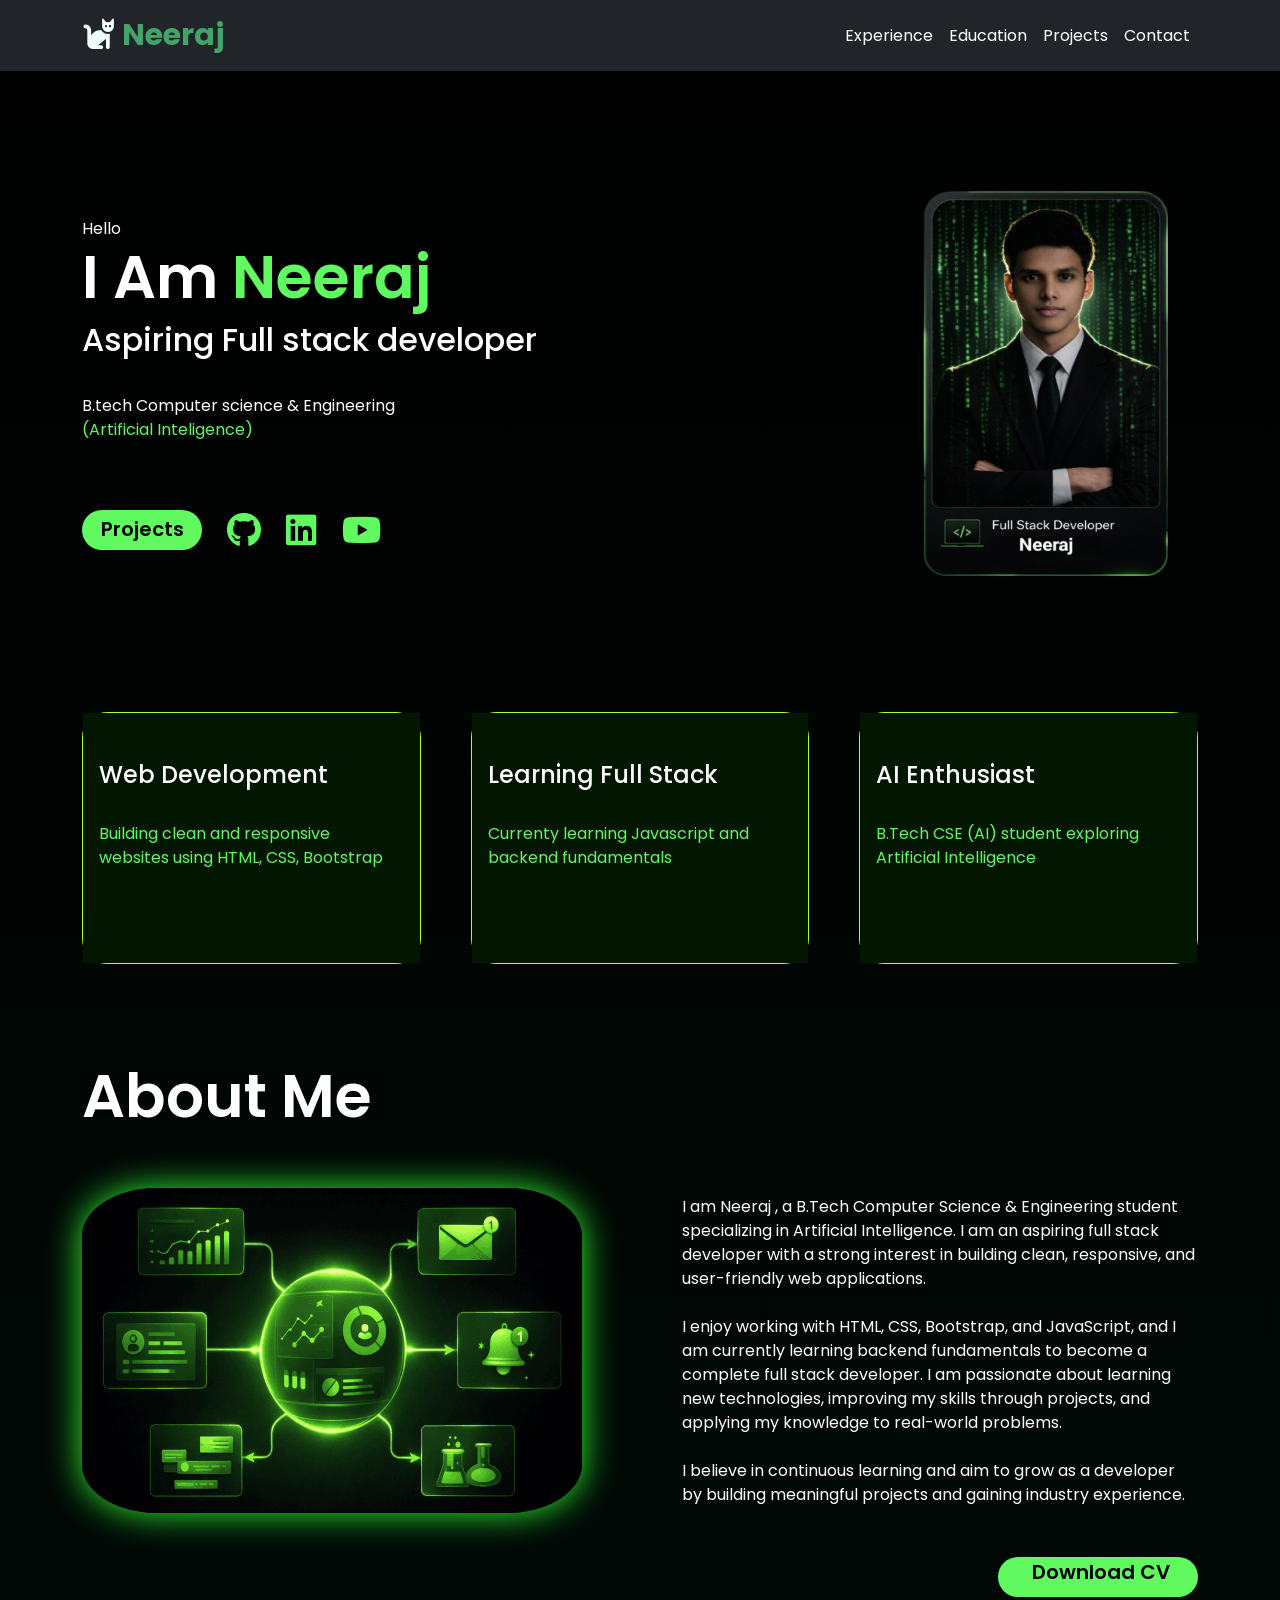
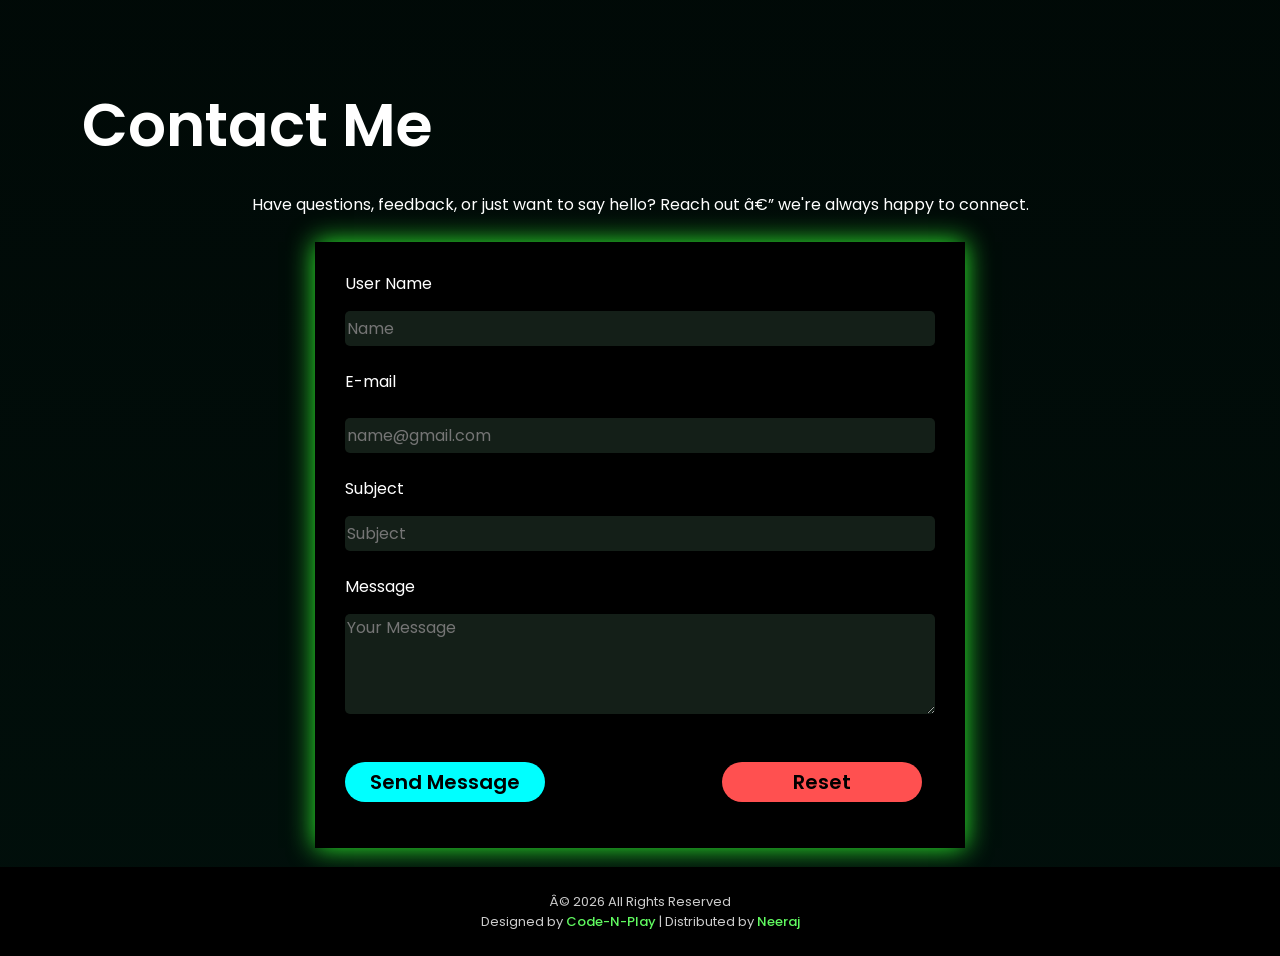
<file: index.html>
<html>

<head>
    <title>Neeraj</title>

    <!-- Bootstrap  -->
    <link href="https://cdn.jsdelivr.net/npm/bootstrap@5.3.8/dist/css/bootstrap.min.css" rel="stylesheet"
        integrity="sha384-sRIl4kxILFvY47J16cr9ZwB07vP4J8+LH7qKQnuqkuIAvNWLzeN8tE5YBujZqJLB" crossorigin="anonymous">

    <!-- FontAwesome -->
    <link rel="stylesheet" href="https://cdnjs.cloudflare.com/ajax/libs/font-awesome/6.5.1/css/all.min.css">

    <!-- Google Font -->
    <link rel="preconnect" href="https://fonts.googleapis.com">
    <link rel="preconnect" href="https://fonts.gstatic.com" crossorigin>
    <link
        href="https://fonts.googleapis.com/css2?family=Poppins:ital,wght@0,100;0,200;0,300;0,400;0,500;0,600;0,700;0,800;0,900;1,100;1,200;1,300;1,400;1,500;1,600;1,700;1,800;1,900&display=swap"
        rel="stylesheet">

    <link rel="stylesheet" href="https://cdn.hugeicons.com/font/hgi-stroke-rounded.css">
    <meta name="viewport" content="width=device-width, initial-scale=1.0">

    <style>
        body {
            width: 100%;
            min-height: 100%;
            font-family: "poppins";
            background:
                linear-gradient(180deg, #000, #010f0b),
                url("https://www.transparenttextures.com/patterns/noise.png");
            background-blend-mode: overlay;
            color: white;
        }

        .navbar-brand {
            font-size: 30px;
            color: rgb(67, 163, 104);
            font-weight: bold;
        }

        .hero {
            display: flex;
            align-items: center;
            justify-content: space-between;

        }

        .profileimage {

            border-radius: 5%;
            margin-right: 30px;


        }

        i {
            color: azure;
        }

        h1 {
            font-size: 60px;
            font-weight: 600;
        }

        p {
            margin: 0;
        }
        .branch{
            margin-top: 35px;
        }

        .bottons {
            display: flex;
            align-items: center;
            gap: 25px;
            margin-top: 20px;
        }

        .btn01 {
            text-align: center;
            text-decoration: none;
            padding: 4px;
            background-color: rgb(96, 250, 96);
            color: rgb(2, 2, 2);
            border: none;
            border-radius: 30px;
            width: 120px;
            height: 40px;
            font-size: 20px;
            font-weight: 600;
        }

        .btn01:hover {
            background-color: red;
            color: white;
            transform: translateY();
            box-shadow: 0 0 15px rgba(248, 3, 3, 1);
        }

        .btn02 i {

            font-size: 35px;
            color: rgb(96, 250, 96);
            border-radius: 100%;
        }

        .btn02:hover i {
            color: red;
            transform: translateY();
            box-shadow: 0 0 15px rgba(248, 3, 3, 1);
        }

        .cards {
            display: flex;
            justify-content: space-evenly;
            gap: 50px;
            flex-wrap: wrap;

        }

        .card {
            flex: 1;
            border-color: greenyellow;
            border-radius: 25px;
        }

        .card-title i {

            color: white;
        }

        .card-body {

            background-color: rgb(2, 22, 2);
            border: none;
            height: 250px;

        }

        .cards i {
            font-weight: 500;
            font-size: 35px;
            color: greenyellow;
            margin-left: 25px;
            margin-top: 15px;

        }

        .card-head {
            color: white;

        }

        .card-text {
            color: rgb(96, 250, 96)
        }

        .card:hover {
            transform: translateY(-18px);
            box-shadow: 0 0 25px rgb(47, 248, 47);
        }

        .About {
            display: flex;
            align-items: center;
            justify-content: space-between;
            gap: 100px;
        }

        .Aboutimage {
            border-radius: 15%;
            transform: translateY();
            box-shadow: 0 0 35px rgb(47, 248, 47);
        }
        .download_btn{
            width: 100%;
            height: 80px;
            display: flex;
            justify-content: right;
            align-items: center;
        }

        .Download {
            text-align: center;
            text-decoration: none;
            align-items: center;
            border: none;
            height: 40px;
            width: 200px;
            font-size: 20px;
            font-weight: 600;
            border-radius: 20px;
            color: black;
            background-color: rgb(96, 250, 96);
        }

        .Download i {
            margin-right: 5px;
            color: black;
            font-size: 20Px;
            font-weight: 700px;
        }

        .Download:hover {
            background-color: red;
            color: white;
            transform: translateY();
            box-shadow: 0 0 20px red;
        }

        .Download:hover i {
            color: white;
        }

        .form {
            margin-top: 30px;
            height: 500px;
            width: 100%;
            display: flex;
            justify-content: center;
            align-items: center;
        }

        .form-body {
            border: #000;
            background-color: #000;
            width: 650px;
            align-content: center;
            padding: 30px;
            box-shadow: 0 0 25px rgb(47, 248, 47);

        }

        input {
            background-color: #141f18;
            border: none;
            height: 35px;
            color: aquamarine;
            border-radius: 5px;
        }

        input:focus {
            background-color: #141f18;
            color: aquamarine;
            border-radius: 5px;
            border: none;
        }

        textarea {
            background-color: #141f18;
            color: aquamarine;
            border-radius: 5px;
            border: none;
        }
        .last_btn{
            display: flex;

        }

        .send {
            color: black;
            background-color: aqua;
            border: none;
            height: 40px;
            width: 200px;
            font-size: 20px;
            font-weight: 600;
            border-radius: 20px;

        }

        .reset {
            background-color: rgb(255, 80, 80);
            border: none;
            height: 40px;
            width: 200px;
            font-size: 20px;
            font-weight: 600;
            border-radius: 20px;
            color: black;
        }

        .para {
            text-align: center;
        }

        .footer-full {
            background: #000;
            padding: 25px 0;
            text-align: center;


            width: 100vw;
            position: relative;
            left: 50%;
            right: 50%;
            margin-left: -50vw;
            margin-right: -50vw;
        }

        .footer-full p {
            margin: 0;
            color: #ccc;
        }

        .footer-full span {
            color: rgb(96, 250, 96);
            font-weight: 500;
        }
    </style>
    <link rel="stylesheet" href="css/responsive.css">

</head>

<body>


    <!-- NavBar -->
    <nav class="navbar sticky-top navbar-expand-lg bg-dark " data-bs-theme="dark">
        <div class="container">
            <a class="navbar-brand" href="index.html"> <i class="fa-solid fa-cat"></i> Neeraj</a>
            <button class="navbar-toggler" type="button" data-bs-toggle="collapse"
                data-bs-target="#navbarSupportedContent" aria-controls="navbarSupportedContent" aria-expanded="false"
                aria-label="Toggle navigation">
                <span class="navbar-toggler-icon"></span>
            </button>
            <div class="collapse navbar-collapse" id="navbarSupportedContent">
                <ul class="navbar-nav ms-auto mb-2 mb-lg-0">
                    <li class="nav-item">
                        <a class="nav-link active" aria-current="page" href="experience.html">Experience</a>
                    </li>
                    <li class="nav-item">
                        <a class="nav-link active" aria-current="page" href="education_page.html">Education</a>
                    </li>
                    <li class="nav-item">
                        <a class="nav-link active" aria-current="page" href="projects.html">Projects</a>
                    </li>
                    <li class="nav-item">
                        <a class="nav-link active" aria-current="page" href="contact.html">Contact</a>
                    </li>


                </ul>

            </div>
        </div>
    </nav>


    <div class="container">

        <br><br><br><br><br>

        <div class="hero">
            <div class="herotext">
                <p>Hello</p>
                <h1> I Am<a style="color: rgb(96, 250, 96);"> Neeraj</a> </h1>
                <h2>Aspiring Full stack developer</h2>
                
                <p class="branch">B.tech Computer science & Engineering </p>
                <p style="color: rgb(96, 250, 96);">(Artificial Inteligence)</p>
                <br><br>
                <div class="bottons">
                    <a href="projects.html" class="btn01">Projects</a>
                    <!-- <button class="btn01" type="button" onclick="proects.html" >Projects</button> -->
                    <a href="https://github.com/Code-N-Play" class="btn02"><i class="fa-brands fa-github"></i></a>
                    <a href="https://www.linkedin.com/in/neeraj-kumar-6406b7332" class="btn02"><i
                            class="fa-brands fa-linkedin"></i></a>
                    <a href="https://www.youtube.com/@CodePlay-y8h5x" class="btn02"><i class="fa-brands fa-youtube"></i></i></a>
                </div>

            </div>
            <img src="imges/picture0.png" alt="me" class="profileimage" width="245" height="385">
        </div>

        <br><br><br><br>

        <section class="cards" style="margin-top: 40px;">

            <div class="card" style="width: 18rem;">
                <div class="card-body">
                    <h5 class="card-title"><i class="hgi hgi-stroke hgi-web-design-02"></i></h5><br>
                    <h4 class="card-head">Web Development</h4><br>
                    <p class="card-text">Building clean and responsive websites using HTML, CSS, Bootstrap</p>
                </div>
            </div>
            <div class="card" style="width: 18rem;">
                <div class="card-body">
                    <h5 class="card-title"> <i class="hgi hgi-stroke hgi-source-code-square"></i></h5><br>
                    <h4 class="card-head">Learning Full Stack</h4><br>
                    <p class="card-text">Currenty learning Javascript and backend fundamentals </p>
                </div>
            </div>
            <div class="card" style="width: 18rem;">
                <div class="card-body">
                    <h5 class="card-title"><i class="hgi hgi-stroke hgi-artificial-intelligence-04"></i></h5><br>
                    <h4 class="card-head">AI Enthusiast</h4><br>
                    <p class="card-text">B.Tech CSE (AI) student exploring Artificial Intelligence </p>
                </div>
            </div>
        </section>

        <br><br><br><br>

        <div>
            <h1 class="mai">About Me </h1>
            <br><br>
            <div class="About">

                <img src="imges/About.png" class="Aboutimage" height="325px" width="500px ">

                <div class="about_para">
                    <p>I am Neeraj , a B.Tech Computer Science & Engineering student specializing in Artificial
                        Intelligence. I am an aspiring full stack developer with a strong interest in building clean,
                        responsive, and user-friendly web applications.</p><br>
                    <p>I enjoy working with HTML, CSS, Bootstrap, and JavaScript, and I am currently learning backend
                        fundamentals to become a complete full stack developer. I am passionate about learning new
                        technologies, improving my skills through projects, and applying my knowledge to real-world
                        problems.</p><br>
                    <p>I believe in continuous learning and aim to grow as a developer by building meaningful projects
                        and gaining industry experience.</p>
                </div>
            </div>
            <br>
            <div class="download_btn">
                <a href="https://www.dropbox.com/scl/fi/5xi2zphfrjcxodaztfpzn/NEERAJ-new.pdf?rlkey=hj0oar29wc1orkumhqwzwhr30&st=8kqlm2kq&dl=1" class="Download"><i class="hgi hgi-stroke hgi-download-04"></i> Download CV</a>
            </div>
        </div>

        <br><br><br>


        <h1 class="mai">Contact Me </h1>
        <br>

        <p class="para">Have questions, feedback, or just want to say hello? Reach out — we're always happy to
            connect.</p>
        <br><br>

        <div class="form">
            <div class="form-body">
                <form>
                    <label style="margin-bottom: 15px;" class="name_lable">User Name</label><br>
                    <input type="text" placeholder="Name" required class="form-item" maxlength="30" style="width: 100%;"><br><br>
                    <label class="email_lable">E-mail</label><br><br>
                    <input type="email" placeholder="name@gmail.com" required class="form_email" maxlength="30" style="width: 100%;">
                    <br><br>
                    <label style="margin-bottom: 15px;">Subject</label><br>
                    <input type="text" placeholder="Subject" required class="form-item" style="width: 100%;">
                    <br><br>
                    <label style="margin-bottom: 15px;">Message</label><br>
                    <textarea placeholder="Your Message" required rows="4" style="width: 100%;"
                        class="form-item"></textarea>
                    <br><br><br>
                    <div class="last_btn">
                        <button type="submit" class="Send">Send Message</button>
                        <button type="reset" class="Reset" style="margin-left: 30%;">Reset</button>
                    </div>
                </form>
            </div>
        </div>

        <br><br><br>





        <footer class="footer-full">
            <p style="font-size: 13px;">
                © 2026 All Rights Reserved
            </p>
            <p style="font-size: 13px;">
                Designed by <span>Code-N-Play</span> | Distributed by <span>Neeraj</span>
            </p>
        </footer>

        <script src="https://cdn.jsdelivr.net/npm/bootstrap@5.3.8/dist/js/bootstrap.bundle.min.js"
            integrity="sha384-FKyoEForCGlyvwx9Hj09JcYn3nv7wiPVlz7YYwJrWVcXK/BmnVDxM+D2scQbITxI"
            crossorigin="anonymous"></script>


</body>

</html>
</file>
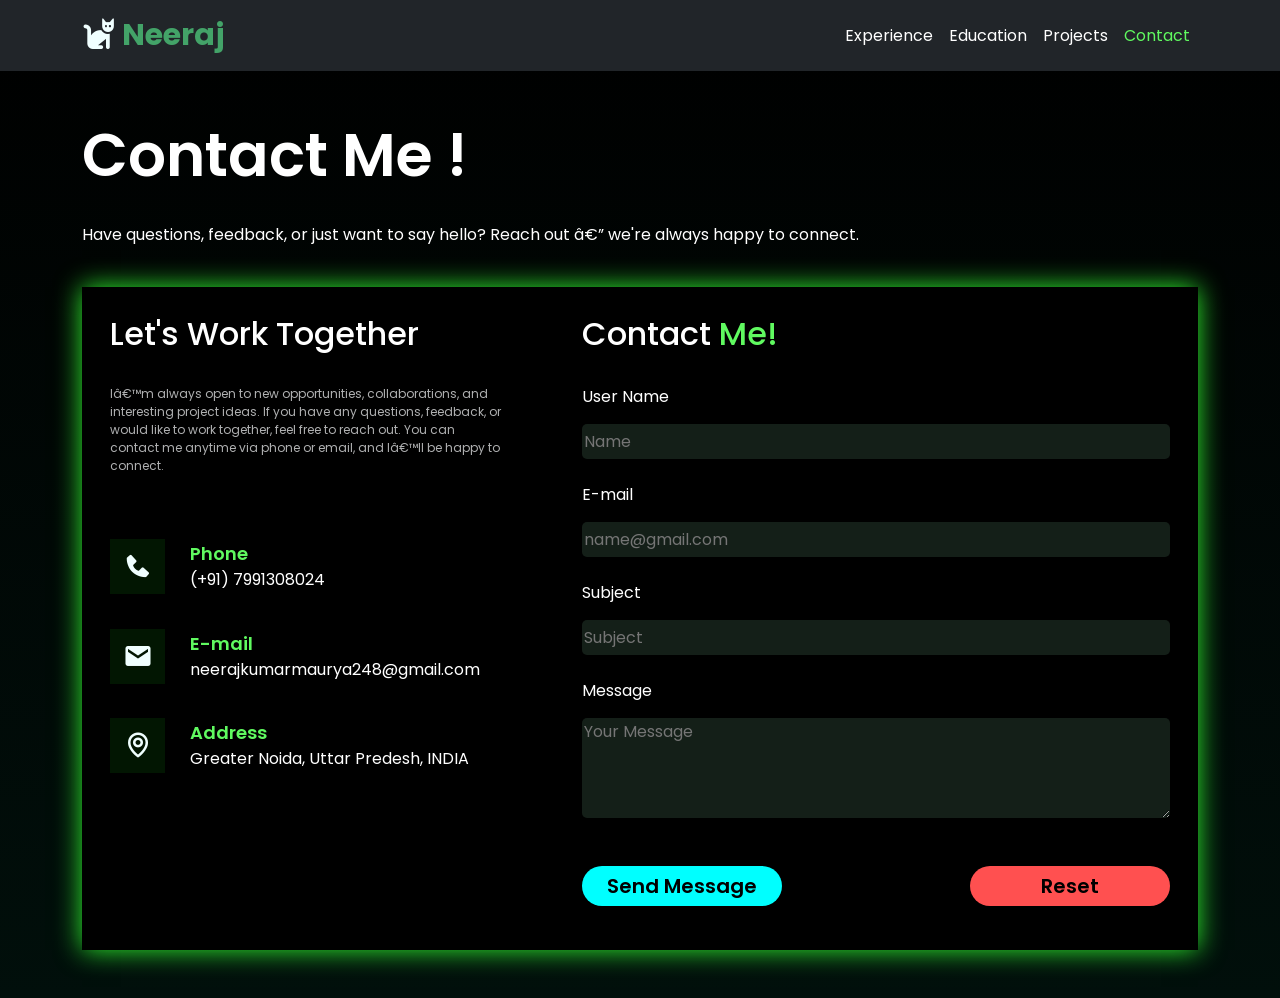
<file: contact.html>
<html>

<head>
    <title>Contact</title>

    <!-- Bootstrap  -->
    <link href="https://cdn.jsdelivr.net/npm/bootstrap@5.3.8/dist/css/bootstrap.min.css" rel="stylesheet"
        integrity="sha384-sRIl4kxILFvY47J16cr9ZwB07vP4J8+LH7qKQnuqkuIAvNWLzeN8tE5YBujZqJLB" crossorigin="anonymous">

    <!-- FontAwesome -->
    <link rel="stylesheet" href="https://cdnjs.cloudflare.com/ajax/libs/font-awesome/6.5.1/css/all.min.css">

    <!-- Google Font -->
    <link rel="preconnect" href="https://fonts.googleapis.com">
    <link rel="preconnect" href="https://fonts.gstatic.com" crossorigin>
    <link
        href="https://fonts.googleapis.com/css2?family=Poppins:ital,wght@0,100;0,200;0,300;0,400;0,500;0,600;0,700;0,800;0,900;1,100;1,200;1,300;1,400;1,500;1,600;1,700;1,800;1,900&display=swap"
        rel="stylesheet">

    <link rel="stylesheet" href="https://cdn.hugeicons.com/font/hgi-stroke-rounded.css">
    <link href="https://unpkg.com/boxicons@2.1.4/css/boxicons.min.css" rel="stylesheet">

    <meta name="viewport" content="width=device-width, initial-scale=1.0">

    <style>
        body {
            width: 100%;
            min-height: 100%;
            font-family: "poppins";
            background:
                linear-gradient(180deg, #000, #010f0b),
                url("https://www.transparenttextures.com/patterns/noise.png");
            background-blend-mode: overlay;
            color: white;
        }

        .navbar-brand {
            font-size: 30px;
            color: rgb(67, 163, 104);
            font-weight: bold;
        }
        i {
            color: azure;
        }

        h1 {
            font-size: 60px;
            font-weight: 600;
        }

        .details {
            display: flex;
            gap: 25px;
        }

        .icons {
            height: 55px;
            width: 55px;
            background-color: rgb(2, 22, 2);
            color: rgb(96, 250, 96);
            font-size: 30px;
            text-align: center;
            padding: 12px;
            /* border-radius: 100%; */

        }

        .data {
            line-height: 1.1;
        }

        .data_head {
            color: rgb(96, 250, 96);
            font-size: 18px;
            font-weight: 600;
            margin-bottom: 7px;
            margin-top: 5px;
        }

        .card_head {
            color: rgb(96, 250, 96);
            text-decoration: none;
        }

        .send {
            color: black;
            background-color: aqua;
            border: none;
            height: 40px;
            width: 200px;
            font-size: 20px;
            font-weight: 600;
            border-radius: 20px;

        }

        .reset {
            background-color: rgb(255, 80, 80);
            border: none;
            height: 40px;
            width: 200px;
            font-size: 20px;
            font-weight: 600;
            border-radius: 20px;
            color: black;
        }

        .left_para {
            color: rgb(175, 176, 177);
            font-size: 12px;
        }

      

        .maincard {
            display: flex;
            justify-content: center;
            background-color: black;
            padding: 28px;
            gap: 80px;
            box-shadow: 0 0 25px rgb(47, 248, 47);
        }

        .left_card {

            width: 40%;
        }

        .right_card {
            width: 60%;
        }

        input {
            background-color: #141f18;
            border: none;
            height: 35px;
            width: 100%;
            color: aquamarine;
            border-radius: 5px;
        }

        input:focus {
            background-color: #141f18;
            color: aquamarine;
            border-radius: 5px;
            border: none;
        }

        textarea {
            background-color: #141f18;
            color: aquamarine;
            border-radius: 5px;
            border: none;
        }
        .last_btn{
            display: flex;
            justify-content: space-between;
            align-items: center;
        }
        
        
    </style>
    <link rel="stylesheet" href="css/responsive_con.css">
</head>

<body>

    <!-- NavBar -->
    <nav class="navbar sticky-top navbar-expand-lg bg-dark " data-bs-theme="dark">
        <div class="container">
            <a class="navbar-brand" href="index.html"> <i class="fa-solid fa-cat"></i> Neeraj</a>
            <button class="navbar-toggler" type="button" data-bs-toggle="collapse"
                data-bs-target="#navbarSupportedContent" aria-controls="navbarSupportedContent" aria-expanded="false"
                aria-label="Toggle navigation">
                <span class="navbar-toggler-icon"></span>
            </button>
            <div class="collapse navbar-collapse" id="navbarSupportedContent">
                <ul class="navbar-nav ms-auto mb-2 mb-lg-0">
                    <li class="nav-item">
                        <a class="nav-link active" aria-current="page" href="experience.html">Experience</a>
                    </li>
                    <li class="nav-item">
                        <a class="nav-link active" aria-current="page" href="education_page.html">Education</a>
                    </li>
                    <li class="nav-item">
                        <a class="nav-link active" aria-current="page" href="projects.html">Projects</a>
                    </li>
                    <li class="nav-item">
                        <a class="nav-link active" aria-current="page" href="contact.html"
                            style="color:rgb(96, 250, 96);">Contact</a>
                    </li>


                </ul>

            </div>
        </div>
    </nav>

    <div class="container">

        <br><br>
        <h1 class="mai">Contact Me !</h1>
        <br>
        <p class="mai_para">Have questions, feedback, or just want to say hello? Reach out — we're always happy to
            connect.</p>
        <br>
        <section class="maincard">
            <div class="left_card">
                <h2 class="card_heading">Let's Work Together </h2><br>
                <p class="left_para">I’m always open to new opportunities, collaborations, and interesting project
                    ideas. If you have any
                    questions, feedback, or would like to work together, feel free to reach out. You can contact me
                    anytime via phone or email, and I’ll be happy to connect.</p>
                <br><br>
                <div class="details">
                    <section class="icons"> <i class='bx  bxs-phone'></i> </section>
                    <div class="data">
                        <p class="data_head">Phone</p>
                        <p>(+91) 7991308024</p>
                    </div>
                </div>
                <br>
                <div class="details">
                    <section class="icons"> <i class='bx bxs-envelope'></i> </section>
                    <div class="data">
                        <p class="data_head">E-mail</p>
                        <p>neerajkumarmaurya248@gmail.com</p>
                    </div>
                </div>
                <br>
                <div class="details">
                    <section class="icons"> <i class='bx  bx-map'></i> </section>
                    <div class="data">
                        <p class="data_head">Address</p>
                        <p>Greater Noida, Uttar Predesh, INDIA</p>
                    </div>
                </div>
            </div>
            <div class="right_card">
                <h2 class="card_heading"> Contact <a class="card_head">Me!</a></h2><br>
                <form class="timbaktwo">

                    <label style="margin-bottom: 15px;">User Name</label><br>
                    <input type="text" placeholder="Name" required class="form-item" maxlength="30" class="input_field" width="100%"><br><br>
                    <label style="margin-bottom: 15px;">E-mail</label><br>
                    <input type="email" placeholder="name@gmail.com" required class="form-mail" maxlength="80" width="100%"><br><br>
                    
                    <label style="margin-bottom: 15px;">Subject</label><br>
                    <input type="text" placeholder="Subject" required class="form-item" style="width: 100%;">
                    <br><br>
                    <label style="margin-bottom: 15px;">Message</label><br>
                    <textarea placeholder="Your Message" required rows="4" style="width: 100%;"
                        class="form-item"></textarea>
                    <br><br><br>
                    <div class="last_btn">
                        <button type="submit" class="Send">Send Message</button>
                        <button type="reset" class="Reset" style="margin-left: 30%;">Reset</button>
                    </div>

                </form>
            </div>
        </section>

        <br><br>
    </div>

    <script src="https://cdn.jsdelivr.net/npm/bootstrap@5.3.8/dist/js/bootstrap.bundle.min.js"
    integrity="sha384-FKyoEForCGlyvwx9Hj09JcYn3nv7wiPVlz7YYwJrWVcXK/BmnVDxM+D2scQbITxI"
    crossorigin="anonymous"></script>

</body>
</html>
</file>
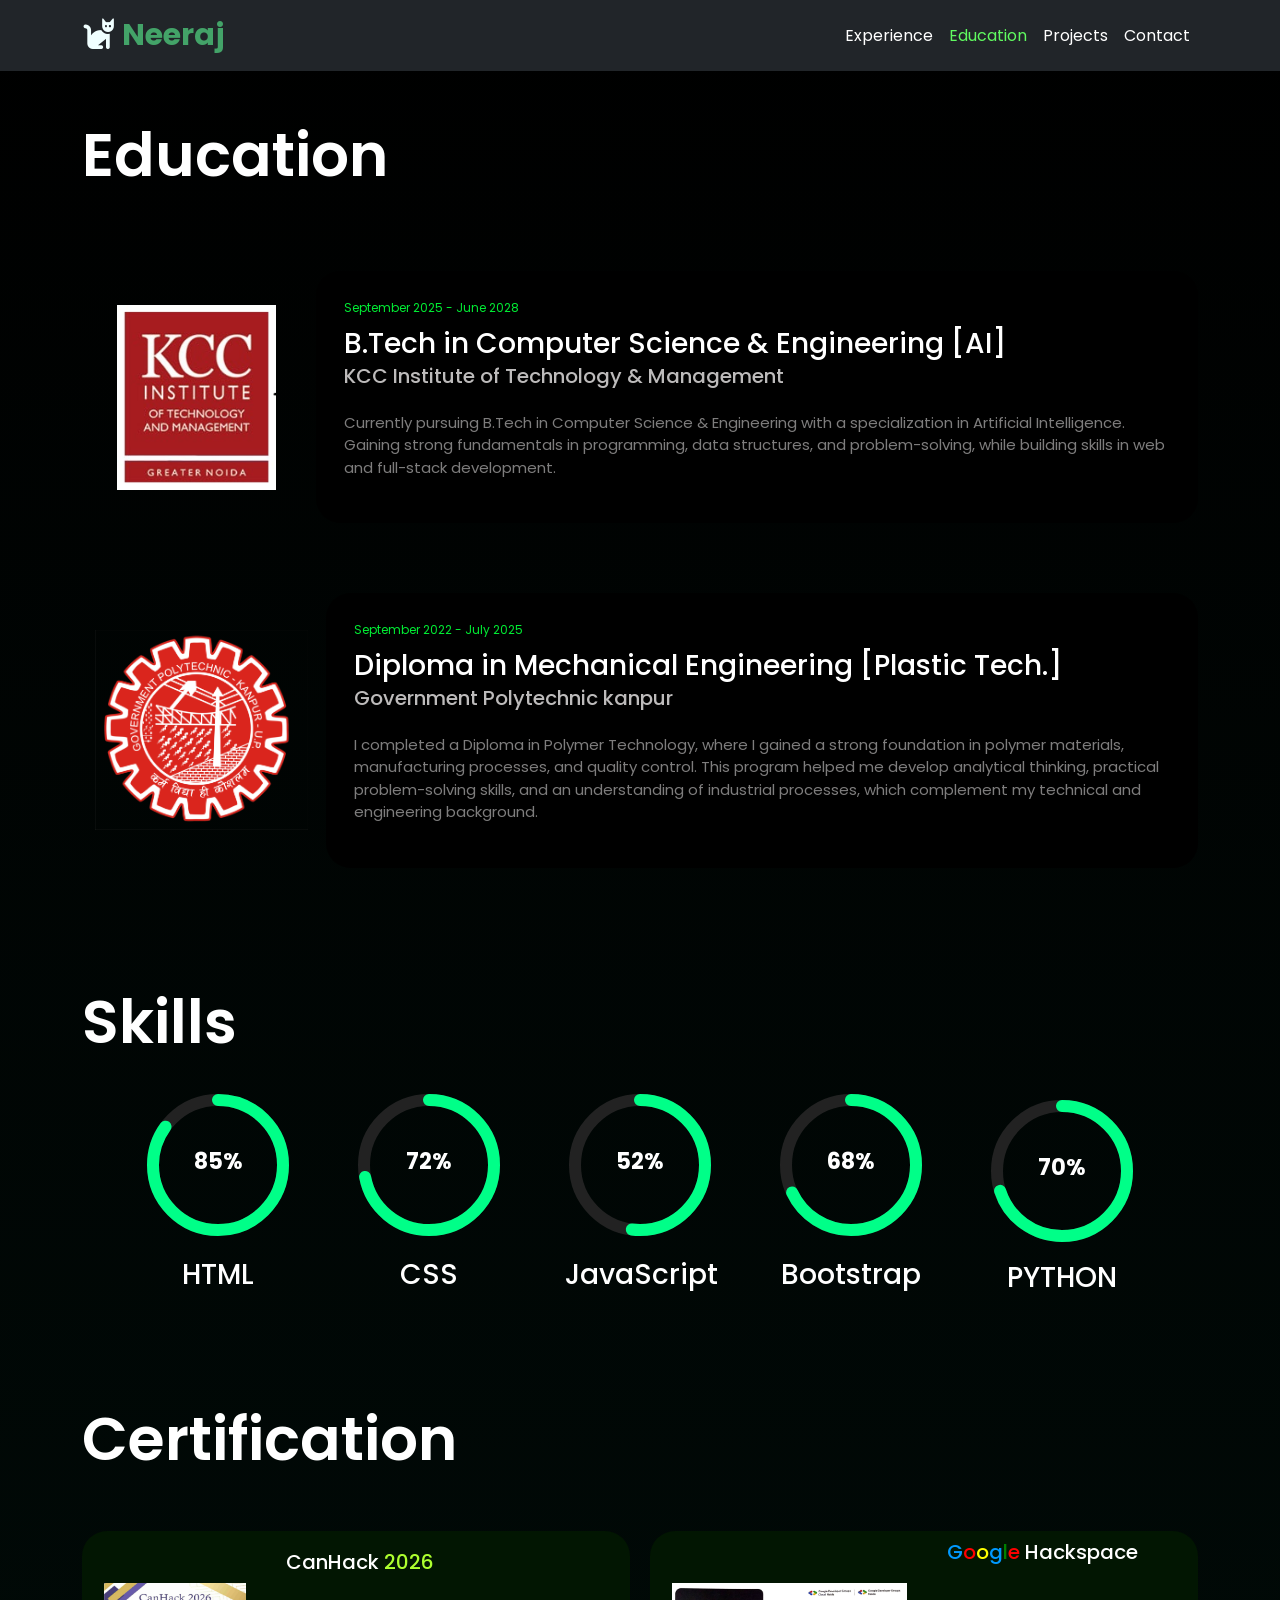
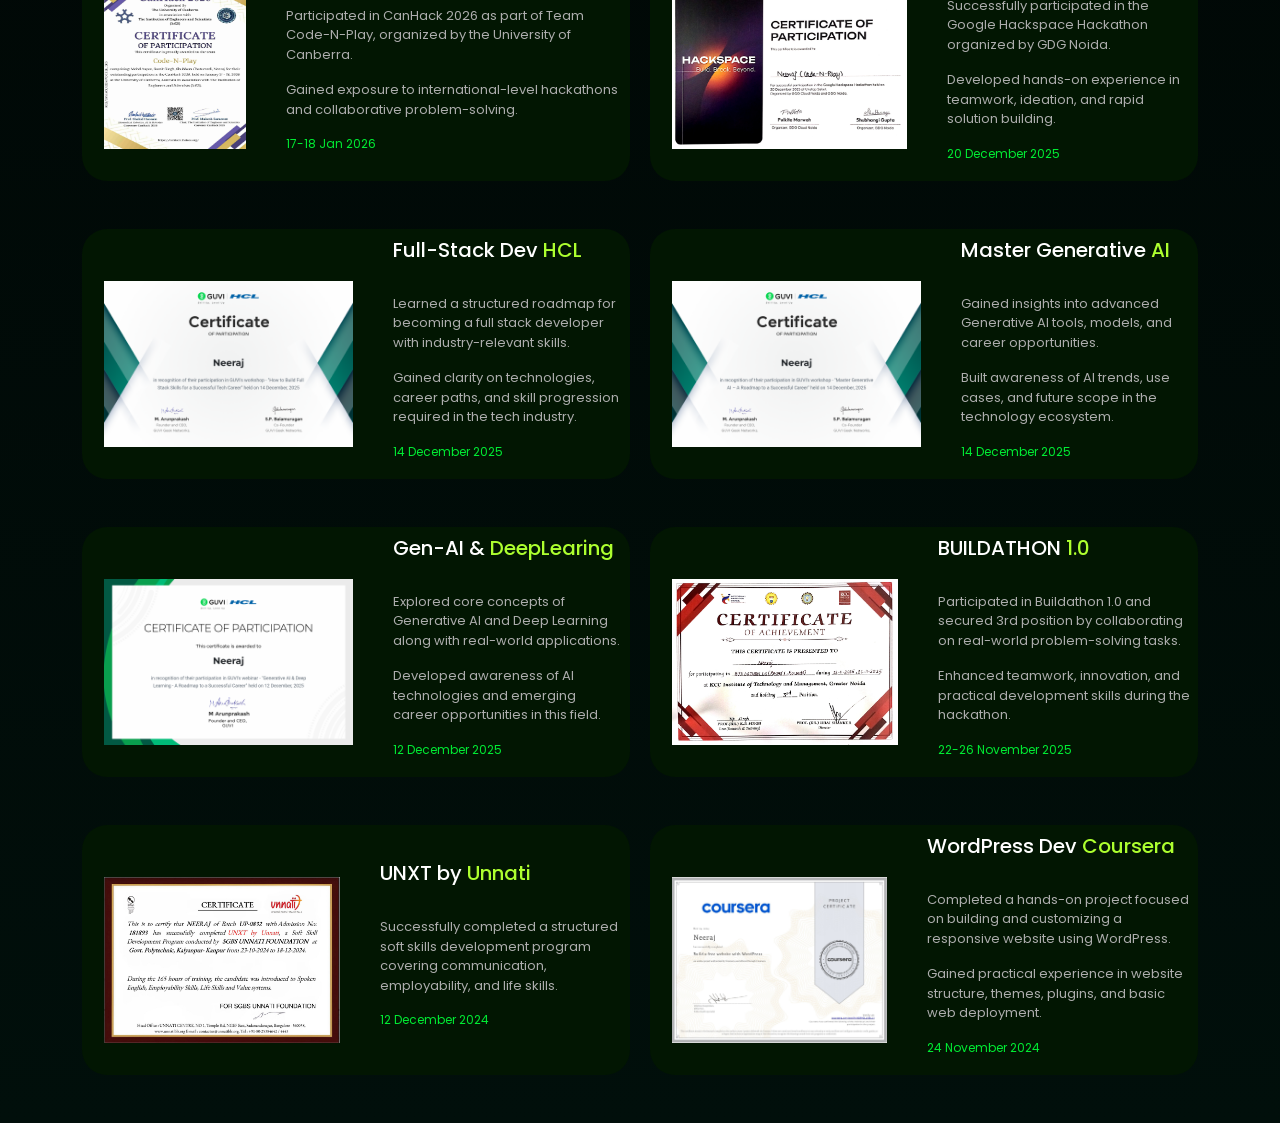
<file: education_page.html>
<html>

<head>
    <title>Education</title>

    <!-- Bootstrap  -->
    <link href="https://cdn.jsdelivr.net/npm/bootstrap@5.3.8/dist/css/bootstrap.min.css" rel="stylesheet"
        integrity="sha384-sRIl4kxILFvY47J16cr9ZwB07vP4J8+LH7qKQnuqkuIAvNWLzeN8tE5YBujZqJLB" crossorigin="anonymous">

    <!-- FontAwesome -->
    <link rel="stylesheet" href="https://cdnjs.cloudflare.com/ajax/libs/font-awesome/6.5.1/css/all.min.css">

    <!-- Google Font -->
    <link rel="preconnect" href="https://fonts.googleapis.com">
    <link rel="preconnect" href="https://fonts.gstatic.com" crossorigin>
    <link
        href="https://fonts.googleapis.com/css2?family=Poppins:ital,wght@0,100;0,200;0,300;0,400;0,500;0,600;0,700;0,800;0,900;1,100;1,200;1,300;1,400;1,500;1,600;1,700;1,800;1,900&display=swap"
        rel="stylesheet">

    <link rel="stylesheet" href="https://cdn.hugeicons.com/font/hgi-stroke-rounded.css">

    <link rel="stylesheet" href="css/edu.css">

    <meta name="viewport" content="width=device-width, initial-scale=1.0">

    <style>
        body {
            width: 100%;
            min-height: 100%;
            font-family: "poppins";
            background:
                linear-gradient(180deg, #000, #010f0b),
                url("https://www.transparenttextures.com/patterns/noise.png");
            background-blend-mode: overlay;
            color: white;
        }

        .navbar-brand {
            font-size: 30px;
            color: rgb(67, 163, 104);
            font-weight: bold;
            /* width: 100%; */
        }
        i {
            color: azure;
        }

        h1 {
            font-size: 60px;
            font-weight: 600;
        }

        .main-card {
            background-color: rgb(0, 0, 0);
            padding: 28px;
            border-radius: 25px;

        }

        .main-card2 {
            background-color: rgb(0, 0, 0);
            padding: 28px;
            border-radius: 25px;
            margin-left: -22px;


        }

        .Educard {
            display: flex;
            justify-content: space-around;
            align-items: center;
            gap: 40px;
            margin-bottom: 70px;
            transform: rotateY();
            /* box-shadow: 0 0 25px rgb(47, 248, 47); */
            border-radius: 15px;

        }

        .logo1 {
            height: 185px;
            width: 170px;
            margin-left: 35px;
        }

        .logo2 {
            height: 200px;
            width: 230px;
            margin-left: 13px;
        }

        .head {
            font-weight: 700px;
            color: white;
            margin-bottom: 10px;
        }



        .body {

            margin-top: 6px;
            line-height: 1.6;
            font-size: 25px;
            margin-bottom: 0;
        }

        .institute {
            font-size: 20px;
            color: rgb(189, 187, 187);
            margin-top: -5px;
            margin-bottom: 0;
        }

        .date {
            font-size: 12px;
            margin-bottom: 10px;
            color: rgb(0, 235, 51);
        }

        .edupara {
            font-size: 15px;
            color: rgb(126, 125, 125);
        }

        .skills {
            display: flex;
            flex-wrap: wrap;
            justify-content: space-evenly;
            align-items: center;
        }


        .certicard {
            height: 250px;
            width: 55%;
            background-color: rgb(2, 22, 2);
            border-radius: 25px;
            display: flex;
            justify-content: center;
            align-items: center;

        }

        .image {

            width: 300px;
            max-width: 301px;
            height: 190px;
            padding: 12px;
            margin: 10px;
            margin-top: 30px;
        }

        .head {
            padding: 8px;
            margin-left: 10px;
            margin-top: 10px;
        }

        .mainbody {
            margin-top: 0;
            font-size: 13px;
            color: rgb(173, 173, 173);
        }

        .cards {
            display: flex;
            align-items: center;
            justify-content: space-evenly;
            gap: 20px;
        }
        .certicard_image{
            width: 100%;
            height: 200px;
            justify-content: center;
            background-color: red;
        }
    </style>

    <link rel="stylesheet" href="css/responsive_edu.css">


</head>


<body>


    <!-- NavBar -->
    <nav class="navbar sticky-top navbar-expand-lg bg-dark " data-bs-theme="dark">
        <div class="container">
            <a class="navbar-brand" href="index.html"> <i class="fa-solid fa-cat"></i> Neeraj</a>
            <button class="navbar-toggler" type="button" data-bs-toggle="collapse"
                data-bs-target="#navbarSupportedContent" aria-controls="navbarSupportedContent" aria-expanded="false"
                aria-label="Toggle navigation">
                <span class="navbar-toggler-icon"></span>
            </button>
            <div class="collapse navbar-collapse" id="navbarSupportedContent">
                <ul class="navbar-nav ms-auto mb-2 mb-lg-0">
                    <li class="nav-item">
                        <a class="nav-link active" aria-current="page" href="experience.html">Experience</a>
                    </li>
                    <li class="nav-item">
                        <a class="nav-link active" aria-current="page" href="education_page.html"
                            style="color:rgb(96, 250, 96);">Education</a>
                    </li>
                    <li class="nav-item">
                        <a class="nav-link active" aria-current="page" href="projects.html">Projects</a>
                    </li>
                    <li class="nav-item">
                        <a class="nav-link active" aria-current="page" href="contact.html">Contact</a>
                    </li>


                </ul>

            </div>
        </div>
    </nav>

    <div class="Container">
        <br><br>
        <h1 class="mai">Education</h1>
        <br><br><br>

        <div class="Educard">
            <img src="imges/KCC.jpg" alt="KCC Institute of Technology & Management" class="logo1">
            <section class="main-card">
                <p class="date">September 2025 - June 2028</p>
                <h3 class="course">B.Tech in Computer Science & Engineering [AI]</h3>
                <h5 class="institute">KCC Institute of Technology & Management</h5>
                <br>
                <p class="edupara">Currently pursuing B.Tech in Computer Science & Engineering with a specialization in
                    Artificial Intelligence. Gaining strong fundamentals in programming, data structures, and
                    problem-solving, while building skills in web and full-stack development.</p>

            </section>


        </div>
        <div class="Educard">
            <img src="imges/GPK.png" alt="Government Polytechnic kanpur " class="logo2">
            <section class="main-card2">
                <p class="date">September 2022 - July 2025</p>
                <h3 class="course">Diploma in Mechanical Engineering [Plastic Tech.]</h3>
                <h5 class="institute">Government Polytechnic kanpur</h5>
                <br>

                <p class="edupara">I completed a Diploma in Polymer Technology, where I gained a strong foundation in
                    polymer materials, manufacturing processes, and quality control. This program helped me develop
                    analytical thinking, practical problem-solving skills, and an understanding of industrial processes,
                    which complement my technical and engineering background.</p>

            </section>
        </div>

        <br><br>
        <h1 class="mai">Skills</h1>
        <br>



        <div class="Skills">

            <div class="skill">
                <svg width="150" height="150">
                    <circle cx="75" cy="75" r="65" class="bg" />
                    <circle cx="75" cy="75" r="65" class="progress" style="--percent:85" />
                </svg>
                <span>85%</span>
                <br>
                <h3 style="margin-top: 18px; margin-bottom: 40px;">HTML</h3>
            </div>
            <div class="skill">
                <svg width="150" height="150">
                    <circle cx="75" cy="75" r="65" class="bg" />
                    <circle cx="75" cy="75" r="65" class="progress" style="--percent:72" />
                </svg>
                <span>72%</span>
                <br>
                <h3 style="margin-top: 18px; margin-bottom: 40px;">CSS</h3>
            </div>

            <div class="skill">
                <svg width="150" height="150">
                    <circle cx="75" cy="75" r="65" class="bg" />
                    <circle cx="75" cy="75" r="65" class="progress" style="--percent:52" />
                </svg>
                <span>52%</span>
                <br>
                <h3 style="margin-top: 18px; margin-bottom: 40px;">JavaScript</h3>
            </div>
            <div class="skill">
                <svg width="150" height="150">
                    <circle cx="75" cy="75" r="65" class="bg" />
                    <circle cx="75" cy="75" r="65" class="progress" style="--percent:68" />
                </svg>
                <span>68%</span>
                <br>
                <h3 style="margin-top: 18px; margin-bottom: 40px;">Bootstrap</h3>
            </div>

            <div class="skill">
                <svg width="150" height="150">
                    <circle cx="75" cy="75" r="65" class="bg" />
                    <circle cx="75" cy="75" r="65" class="progress" style="--percent:70" />
                </svg>
                <span>70%</span>
                <br>
                <h3 style="margin-top: 15px; margin-bottom: 30px;">PYTHON</h3>
            </div>

        </div>

        <br><br><br>
        <h1 class="mai">Certification</h1>
        <br><br>


        <div class="cards">
            <section class="certicard">
                <img src="imges/CanHack.jpg" alt="CanHack" class="image">
                <div class="head">
                    <h5 class="name">CanHack <a style="color: greenyellow;"> 2026</a></h5><br>
                    <p class="mainbody">Participated in CanHack 2026 as part of Team Code-N-Play, organized by the
                        University of Canberra.</p>
                    <p class="mainbody">Gained exposure to international-level hackathons and collaborative
                        problem-solving.</p>
                    <p class="date">17-18 Jan 2026</p>
                </div>
            </section>

            <section class="certicard">
                <img src="imges/1769095426408.jpg.jpeg" alt="Buildathon1" class="image">
                <div class="head">
                    <h5 class="name"><a style="color: rgb(0, 153, 255);"> G</a><a style="color: RED;">o</a><a
                            style="color: yellow;">o</a><a style="color: rgb(0, 153, 255);">g</a><a
                            style="color: green;">l</a><a style="color: red; ">e</a> Hackspace </h5><br>
                    <p class="mainbody">Successfully participated in the Google Hackspace Hackathon organized by GDG
                        Noida.</p>
                    <p class="mainbody">Developed hands-on experience in teamwork, ideation, and rapid solution
                        building.</p>
                    <p class="date">20 December 2025</p>
                </div>
            </section>
        </div><br><br>

        <div class="cards">
            <section class="certicard">
                <img src="imges/Full Stack Dev Workshop by HCL.png" alt="Buildathon1" class="image">
                <div class="head">
                    <h5 class="name">Full-Stack Dev <a style="color: greenyellow;"> HCL</a></h5><br>
                    <p class="mainbody">Learned a structured roadmap for becoming a full stack developer with
                        industry-relevant skills.</p>
                    <p class="mainbody">Gained clarity on technologies, career paths, and skill progression required in
                        the tech industry.</p>
                    <p class="date">14 December 2025</p>
                </div>
            </section>

            <section class="certicard">
                <img src="imges/Master Gen-AI Workshop by HCL.png" alt="Buildathon1" class="image">
                <div class="head">
                    <h5 class="name">Master Generative <a style="color: greenyellow;">AI </a></h5><br>
                    <p class="mainbody">Gained insights into advanced Generative AI tools, models, and career
                        opportunities.</p>
                    <p class="mainbody">Built awareness of AI trends, use cases, and future scope in the technology
                        ecosystem.</p>
                    <p class="date">14 December 2025</p>
                </div>
            </section>
        </div><br><br>

        <div class="cards">

            <section class="certicard">
                <img src="imges/HCL GUVI Gen-AI Certification.png" alt="Buildathon1" class="image">
                <div class="head">
                    <h5 class="name">Gen-AI & <a style="color: greenyellow;"> DeepLearing</a></h5><br>
                    <p class="mainbody">Explored core concepts of Generative AI and Deep Learning along with real-world
                        applications.</p>
                    <p class="mainbody">Developed awareness of AI technologies and emerging career opportunities in this
                        field.</p>
                    <p class="date">12 December 2025</p>
                </div>
            </section>
            <section class="certicard">
                <img src="imges/1769095408446.jpg.jpeg" alt="Buildathon1" class="image">
                <div class="head">
                    <h5 class="name">BUILDATHON <a style="color: greenyellow;"> 1.0</a></h5><br>
                    <p class="mainbody">Participated in Buildathon 1.0 and secured 3rd position by collaborating on
                        real-world problem-solving tasks.</p>
                    <p class="mainbody">Enhanced teamwork, innovation, and practical development skills during the
                        hackathon.</p>
                    <p class="date">22-26 November 2025</p>
                </div>
            </section>
        </div><br><br>
        <div class="cards">

            <section class="certicard">
                <img src="imges/Unnati Softskill Certification _1.jpg.jpeg" alt="Buildathon1" class="image">
                <div class="head">
                    <h5 class="name">UNXT by <a style="color: greenyellow;">Unnati </a></h5><br>
                    <p class="mainbody">Successfully completed a structured soft skills development program covering
                        communication, employability, and life skills.</p>
                    <!-- <p class="mainbody">Improved professional behavior, spoken English through practical training.</p> -->
                    <p class="date">12 December 2024</p>
                </div>
            </section>
            <section class="certicard">
                <img src="imges/Wordpress Certificate_1.jpg.jpeg" alt="Buildathon1" class="image">
                <div class="head">
                    <h5 class="name">WordPress Dev <a style="color: greenyellow;"> Coursera</a></h5><br>
                    <p class="mainbody">Completed a hands-on project focused on building and customizing a responsive
                        website using WordPress.</p>
                    <p class="mainbody">Gained practical experience in website structure, themes, plugins, and basic web
                        deployment.</p>
                    <p class="date">24 November 2024</p>
                </div>
            </section>
        </div><br><br>

    </div>

    <script src="https://cdn.jsdelivr.net/npm/bootstrap@5.3.8/dist/js/bootstrap.bundle.min.js"
    integrity="sha384-FKyoEForCGlyvwx9Hj09JcYn3nv7wiPVlz7YYwJrWVcXK/BmnVDxM+D2scQbITxI"
    crossorigin="anonymous"></script>

</body>


</html>
</file>
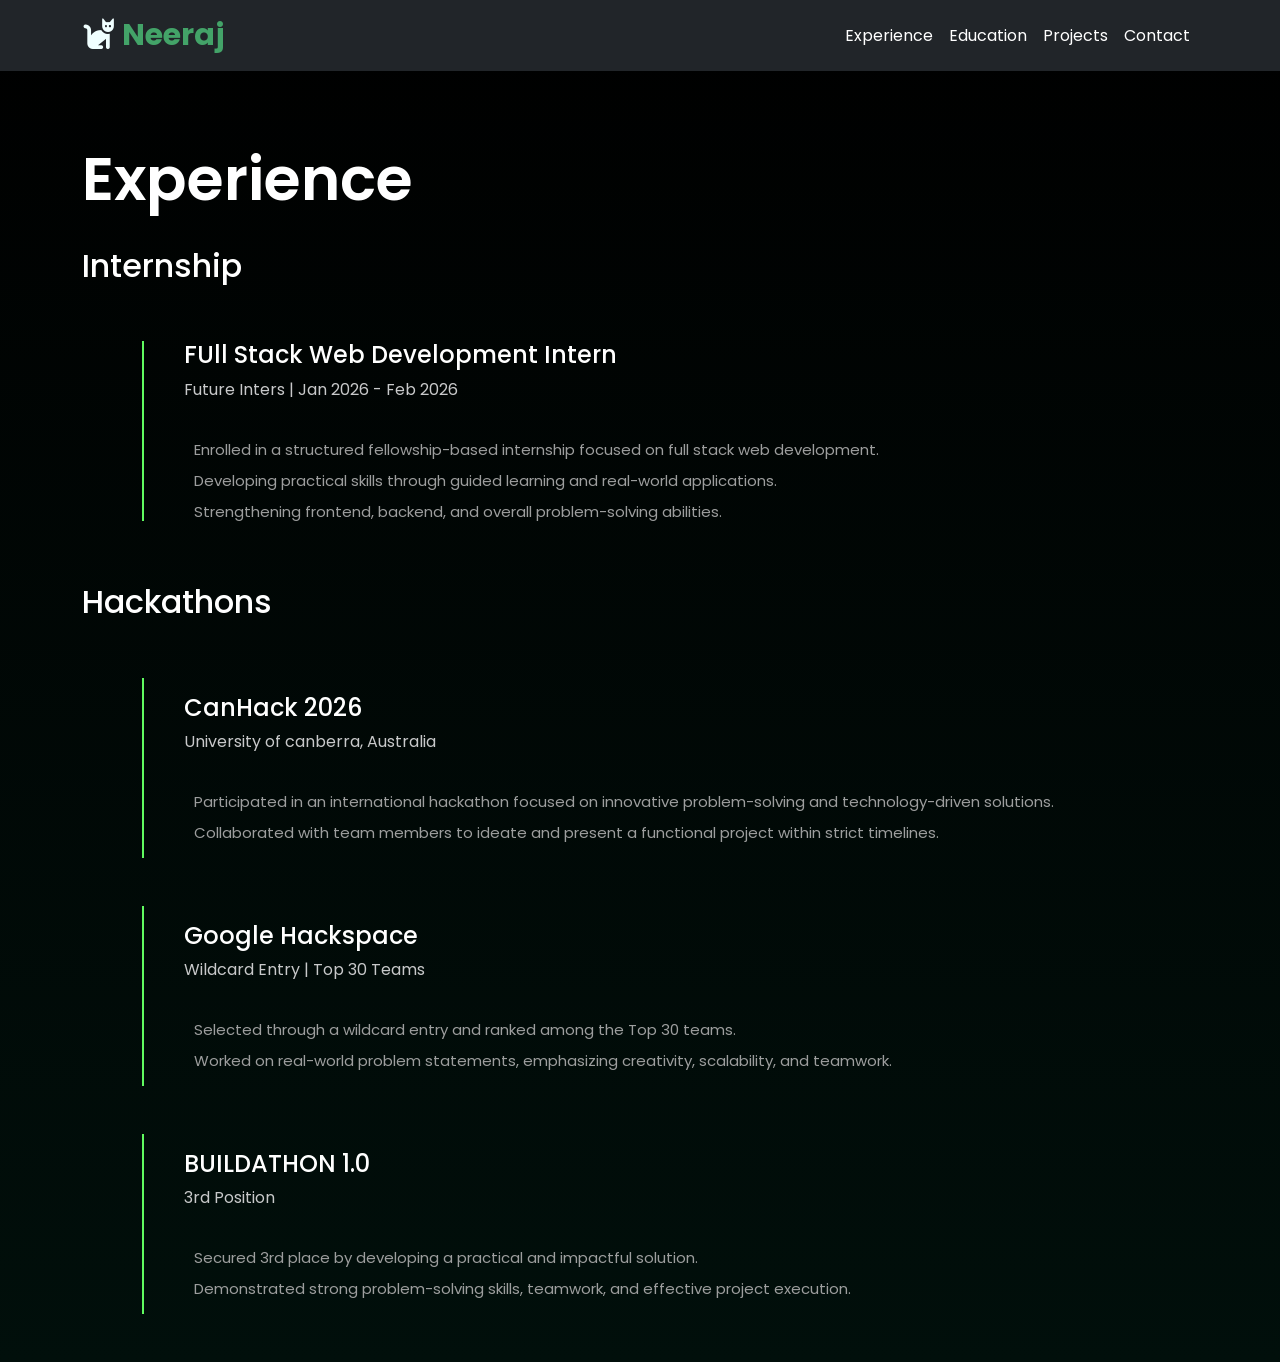
<file: experience.html>
<html>

<head>
    <title>
        Experience
    </title>


    <!-- Bootstrap  -->
    <link href="https://cdn.jsdelivr.net/npm/bootstrap@5.3.8/dist/css/bootstrap.min.css" rel="stylesheet"
        integrity="sha384-sRIl4kxILFvY47J16cr9ZwB07vP4J8+LH7qKQnuqkuIAvNWLzeN8tE5YBujZqJLB" crossorigin="anonymous">

    <!-- FontAwesome -->
    <link rel="stylesheet" href="https://cdnjs.cloudflare.com/ajax/libs/font-awesome/6.5.1/css/all.min.css">

    <!-- Google Font -->
    <link rel="preconnect" href="https://fonts.googleapis.com">
    <link rel="preconnect" href="https://fonts.gstatic.com" crossorigin>
    <link
        href="https://fonts.googleapis.com/css2?family=Poppins:ital,wght@0,100;0,200;0,300;0,400;0,500;0,600;0,700;0,800;0,900;1,100;1,200;1,300;1,400;1,500;1,600;1,700;1,800;1,900&display=swap"
        rel="stylesheet">

    <link rel="stylesheet" href="https://cdn.hugeicons.com/font/hgi-stroke-rounded.css">
    <meta name="viewport" content="width=device-width, initial-scale=1.0">

    <style>
        body {
            width: 100%;
            min-height: 100%;
            font-family: "poppins";
            background:
                linear-gradient(180deg, #000, #010f0b),
                url("https://www.transparenttextures.com/patterns/noise.png");
            background-blend-mode: overlay;
            color: white;
        }

        .navbar-brand {
            font-size: 30px;
            color: rgb(67, 163, 104);
            font-weight: bold;
        }
        i {
            color: azure;
        }
        h1 {
            font-size: 60px;
            font-weight: 600;
        }
        .internship{
            margin-left: 60px;
            display: flex;
            justify-content: flex-start;
            gap: 40px;
          
        }
        .bar{
            background-color: rgb(96, 250, 96);
            width: 2px;
            height: 180px;
        }
        .subtitle{
            color: rgb(200, 201, 202)
        }
        .para-body{
            color: rgb(157, 158, 158);
        }
        .para{
            display: flex;
            align-items: inherit;
            gap: 10px;
            margin-top: 0px;
            margin-bottom: 0px;
            line-height: 1;
            font-size: 15px ;
        }
        .main2{
            margin-top: 16px ;
        }
    </style>
    <link rel="stylesheet" href="css/responsive_exp.css">


</head>

<body>

    <!-- NavBar -->
    <nav class="navbar sticky-top navbar-expand-lg bg-dark " data-bs-theme="dark">
        <div class="container">
            <a class="navbar-brand" href="index.html"> <i class="fa-solid fa-cat"></i> Neeraj</a>
            <button class="navbar-toggler" type="button" data-bs-toggle="collapse"
                data-bs-target="#navbarSupportedContent" aria-controls="navbarSupportedContent" aria-expanded="false"
                aria-label="Toggle navigation">
                <span class="navbar-toggler-icon"></span>
            </button>
            <div class="collapse navbar-collapse" id="navbarSupportedContent">
                <ul class="navbar-nav ms-auto mb-2 mb-lg-0">
                    <li class="nav-item">
                        <a class="nav-link active" aria-current="page" href="experience.html">Experience</a>
                    </li>
                    <li class="nav-item">
                        <a class="nav-link active" aria-current="page" href="education_page.html">Education</a>
                    </li>
                    <li class="nav-item">
                        <a class="nav-link active" aria-current="page" href="projects.html">Projects</a>
                    </li>
                    <li class="nav-item">
                        <a class="nav-link active" aria-current="page" href="contact.html">Contact</a>
                    </li>


                </ul>

            </div>
        </div>
    </nav>

    <div class="container">

        <br><br><br>
        <h1 class="mai">Experience</h1>
        <br>
        <h2>Internship</h2>
        <br><br>

        <div class="internship">

            <section class="bar"></section>
            <div class="main">
                <h4>FUll Stack Web Development Intern</h4>
                <p class="subtitle">Future Inters | Jan 2026 - Feb 2026</p>
                <br>
                <div class="para">
                    <i class="hgi hgi-stroke hgi-orbit-01" style="color: greenyellow;"></i>
                <p class="para-body">Enrolled in a structured fellowship-based internship focused on full stack web development.</p>
                </div>
                <div class="para">
                    <i class="hgi hgi-stroke hgi-orbit-01" style="color: greenyellow;"></i>
                <p class="para-body">Developing practical skills through guided learning and real-world applications.</p>
                </div>
                <div class="para">
                    <i class="hgi hgi-stroke hgi-orbit-01" style="color: greenyellow;"></i>
                <p class="para-body">Strengthening frontend, backend, and overall problem-solving abilities.</p>
                </div>
            </div>
        </div>

        <br><br>
        <h2>Hackathons</h2>
        <br><br>

        <div class="internship">

            <section class="bar"></section>
            <div class="main2">
                <h4>CanHack 2026</h4>
                <p class="subtitle">University of canberra, Australia</p>
                <br>
                <div class="para">
                    <i class="hgi hgi-stroke hgi-orbit-01" style="color: greenyellow;"></i>
                <p class="para-body">Participated in an international hackathon focused on innovative problem-solving and technology-driven solutions.</p>
                </div>
                <div class="para">
                    <i class="hgi hgi-stroke hgi-orbit-01" style="color: greenyellow;"></i>
                <p class="para-body">Collaborated with team members to ideate and present a functional project within strict timelines.</p>
                </div>
                
            </div>
        </div><br><br>

        <div class="internship">

            <section class="bar"></section>
            <div class="main2" >
                <h4>Google Hackspace</h4>
                <p class="subtitle">Wildcard Entry | Top 30 Teams </p>
                <br>
                <div class="para">
                    <i class="hgi hgi-stroke hgi-orbit-01" style="color: greenyellow;"></i>
                <p class="para-body">Selected through a wildcard entry and ranked among the Top 30 teams.</p>
                </div>
                <div class="para">
                    <i class="hgi hgi-stroke hgi-orbit-01" style="color: greenyellow;"></i>
                <p class="para-body">Worked on real-world problem statements, emphasizing creativity, scalability, and teamwork.</p>
                </div>
                
            </div>
        </div><br><br>

        <div class="internship">

            <section class="bar"></section>
            <div class="main2">
                <h4>BUILDATHON 1.0 </h4>
                <p class="subtitle">3rd Position </p>
                <br>
                <div class="para">
                    <i class="hgi hgi-stroke hgi-orbit-01" style="color: greenyellow;"></i>
                <p class="para-body">Secured 3rd place by developing a practical and impactful solution.</p>
                </div>
                <div class="para">
                    <i class="hgi hgi-stroke hgi-orbit-01" style="color: greenyellow;"></i>
                <p class="para-body">Demonstrated strong problem-solving skills, teamwork, and effective project execution.</p>
                </div>
                
            </div>
        </div><br><br>

    </div>

    <script src="https://cdn.jsdelivr.net/npm/bootstrap@5.3.8/dist/js/bootstrap.bundle.min.js"
            integrity="sha384-FKyoEForCGlyvwx9Hj09JcYn3nv7wiPVlz7YYwJrWVcXK/BmnVDxM+D2scQbITxI"
            crossorigin="anonymous"></script>

</body>





</html>
</file>
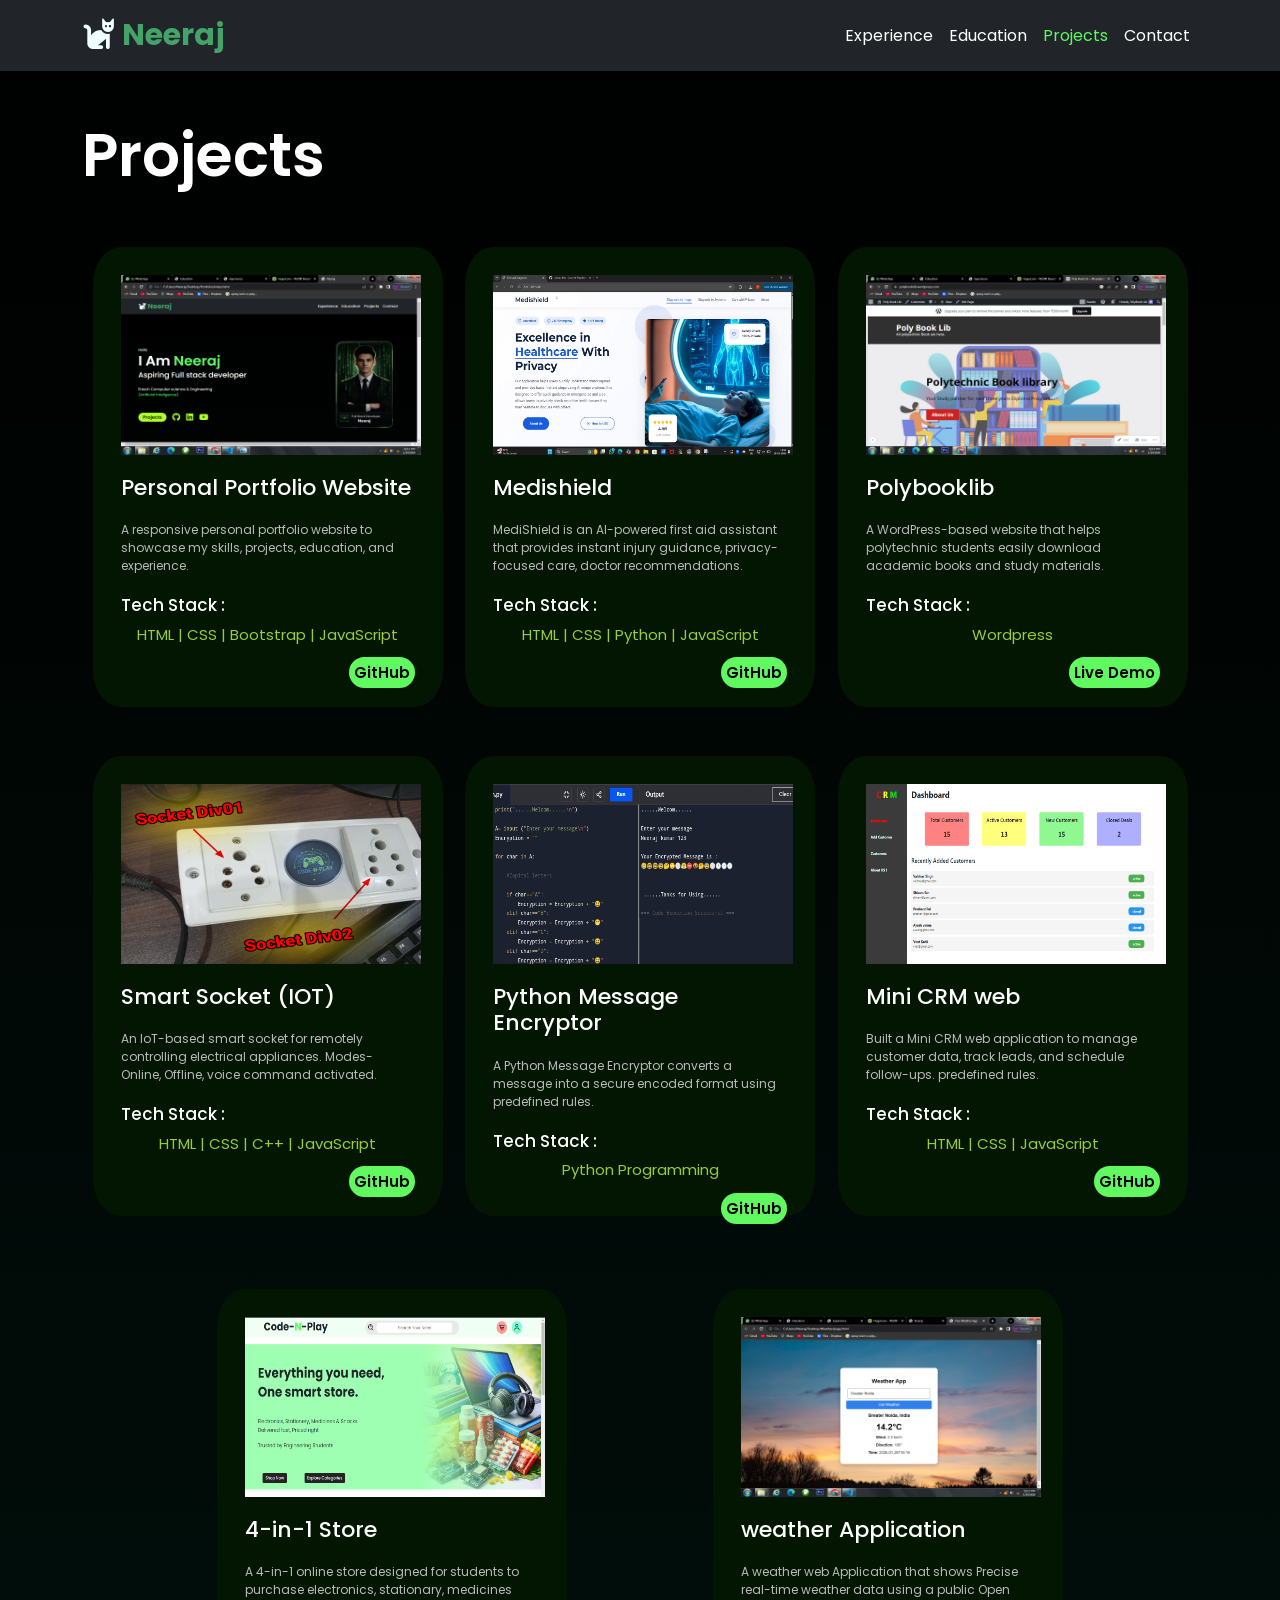
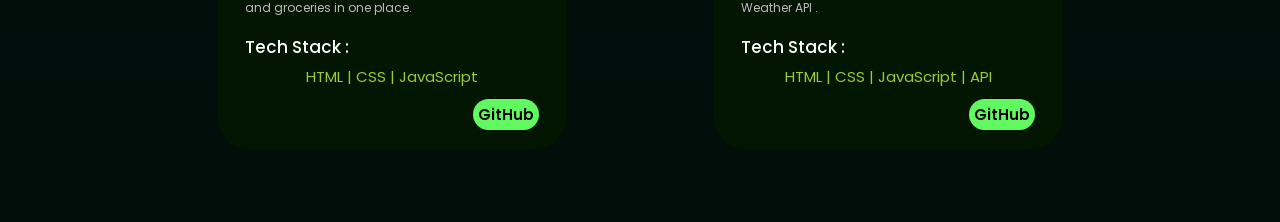
<file: projects.html>
<html>

<head>
    <title>
        Projects
    </title>
    <!-- Bootstrap  -->
    <link href="https://cdn.jsdelivr.net/npm/bootstrap@5.3.8/dist/css/bootstrap.min.css" rel="stylesheet"
        integrity="sha384-sRIl4kxILFvY47J16cr9ZwB07vP4J8+LH7qKQnuqkuIAvNWLzeN8tE5YBujZqJLB" crossorigin="anonymous">

    <!-- FontAwesome -->
    <link rel="stylesheet" href="https://cdnjs.cloudflare.com/ajax/libs/font-awesome/6.5.1/css/all.min.css">

    <!-- Google Font -->
    <link rel="preconnect" href="https://fonts.googleapis.com">
    <link rel="preconnect" href="https://fonts.gstatic.com" crossorigin>
    <link
        href="https://fonts.googleapis.com/css2?family=Poppins:ital,wght@0,100;0,200;0,300;0,400;0,500;0,600;0,700;0,800;0,900;1,100;1,200;1,300;1,400;1,500;1,600;1,700;1,800;1,900&display=swap"
        rel="stylesheet">

    <link rel="stylesheet" href="https://cdn.hugeicons.com/font/hgi-stroke-rounded.css">
    <meta name="viewport" content="width=device-width, initial-scale=1.0">

    <style>
        body {
            width: 100%;
            min-height: 100%;
            font-family: "poppins";
            background:
                linear-gradient(180deg, #000, #010f0b),
                url("https://www.transparenttextures.com/patterns/noise.png");
            background-blend-mode: overlay;
            color: white;
        }

        .navbar-brand {
            font-size: 30px;
            color: rgb(67, 163, 104);
            font-weight: bold;
        }

        h1 {
            font-size: 60px;
            font-weight: 600;
        }

        .row {
            display: flex;
            justify-content: space-evenly;
        }

        .project {
            justify-content: center;
            height: 460px;
            width: 350px;
            background-color: rgb(2, 22, 2);
            border-radius: 8%;
            padding: 28px;
            margin-bottom: 25px;

        }
        i {
            color: azure;
        }
        .image {
            height: 180px;
            width: 300px;

        }

        .head {
            font-size: 22px;
            margin-top: 20px;
        }

        .discription {
            margin-top: 20px;
            color: rgb(186, 186, 187);
            font-size: 12;
        }

        .tech {
            margin-top: 20px;
            font-size: 17px;
        }

        .techpera {
            color: yellowgreen;
            font-size: 15px;
            text-align: center;
        }

        .button {
            text-align: center;
            text-decoration: none;
            background-color: rgb(96, 250, 96);
            color: rgb(2, 2, 2);
            border: none;
            border-radius: 30px;
            width: 120px;
            height: 40px;
            font-size: 15px;
            font-weight: 600;
            padding: 5px;
            margin-left: 150px;
        }

        .button:hover {
            background-color: red;
            color: white;
            transform: translateY();
            box-shadow: 0 0 15px rgba(248, 3, 3, 1);
        }

        .bt {
            text-align: end;
        }

        .rowl {
            align-items: flex-start;
        }

        @media screen and (max-width: 480px) {
            .mai {
                text-align: center;
            }

            h1 {
                font-size: 35px;
                font-weight: 600;
            }
        }
    </style>



</head>

<body>
    <!-- NavBar -->
    <nav class="navbar sticky-top navbar-expand-lg bg-dark " data-bs-theme="dark">
        <div class="container">
            <a class="navbar-brand" href="index.html"> <i class="fa-solid fa-cat"></i> Neeraj</a>
            <button class="navbar-toggler" type="button" data-bs-toggle="collapse"
                data-bs-target="#navbarSupportedContent" aria-controls="navbarSupportedContent" aria-expanded="false"
                aria-label="Toggle navigation">
                <span class="navbar-toggler-icon"></span>
            </button>
            <div class="collapse navbar-collapse" id="navbarSupportedContent">
                <ul class="navbar-nav ms-auto mb-2 mb-lg-0">
                    <li class="nav-item">
                        <a class="nav-link active" aria-current="page" href="experience.html">Experience</a>
                    </li>
                    <li class="nav-item">
                        <a class="nav-link active" aria-current="page" href="education_page.html">Education</a>
                    </li>
                    <li class="nav-item">
                        <a class="nav-link active" aria-current="page" href="projects.html"
                            style="color:rgb(96, 250, 96);">Projects</a>
                    </li>
                    <li class="nav-item">
                        <a class="nav-link active" aria-current="page" href="contact.html">Contact</a>
                    </li>


                </ul>

            </div>
        </div>
    </nav>

    <div class="container">
        <br><br>
        <h1 class="mai">Projects</h1>
        <br><br>

        <div class="row">
            <section class="Project">
                <img src="imges/portfolio_web.png" alt="portfolio" class="image">
                <h3 class="head">Personal Portfolio Website</h3>
                <p class="discription">A responsive personal portfolio website to showcase my skills, projects,
                    education, and experience.</p>
                <h4 class="tech">Tech Stack : </h4>
                <p class="techpera"> HTML | CSS | Bootstrap | JavaScript</p>
                <div class="bt"><a href="https://github.com/Code-N-Play/FUTURE_FS_01" class="button"> GitHub</a></div>

            </section>
            
            <section class="Project">
                <img src="imges/medi.png" alt="smart_socket" class="image">
                <h3 class="head">Medishield</h3>
                <p class="discription">MediShield is an AI-powered first aid assistant that provides instant injury guidance, privacy-focused care, doctor recommendations.</p>
                <h4 class="tech">Tech Stack : </h4>
                <p class="techpera"> HTML | CSS | Python | JavaScript</p>
                <div class="bt"><a href="https://github.com/Code-N-Play/FirstAid-Diagnosis" class="button"> GitHub</a></div>

            </section>
            <section class="Project">
                <img src="imges/polybooklib_wordpress.png" alt="polybooklib" class="image">
                <h3 class="head">Polybooklib</h3>
                <p class="discription">A WordPress-based website that helps polytechnic students easily download
                    academic books and study materials.</p>
                <h4 class="tech">Tech Stack : </h4>
                <p class="techpera">Wordpress</p>
                <div class="bt"><a href="https://polybooklib.wordpress.com/" class="button"> Live Demo</a></div>

            </section>
        </div><br>

        <div class="row">
            <section class="Project">
                <img src="imges/smart_socket.png" alt="smart_socket" class="image">
                <h3 class="head">Smart Socket (IOT)</h3>
                <p class="discription">An IoT-based smart socket for remotely controlling electrical appliances. Modes-
                    Online, Offline, voice command activated.</p>
                <h4 class="tech">Tech Stack : </h4>
                <p class="techpera"> HTML | CSS | C++ | JavaScript</p>
                <div class="bt"><a href="https://github.com/Code-N-Play/smart-socket" class="button"> GitHub</a></div>

            </section>
            <section class="Project">
                <img src="imges/python_message_encryptor.png" alt="python_message_encryptor" class="image">
                <h3 class="head">Python Message Encryptor</h3>
                <p class="discription">A Python Message Encryptor converts a message into a secure encoded format using
                    predefined rules.</p>
                <h4 class="tech">Tech Stack : </h4>
                <p class="techpera"> Python Programming</p>
                <div class="bt"><a href="https://github.com/Code-N-Play/Python_Message_Encoder" class="button"> GitHub</a></div>

            </section>
            <section class="Project">
                <img src="imges/main.png" alt="python_message_encryptor" class="image">
                <h3 class="head">Mini CRM web</h3>
                <p class="discription">Built a Mini CRM web application to manage customer data, track leads, and schedule follow-ups.
                    predefined rules.</p>
                <h4 class="tech">Tech Stack : </h4>
                <p class="techpera"> HTML | CSS | JavaScript</p>
                <div class="bt"><a href="https://github.com/Code-N-Play/FUTURE_FS_02" class="button"> GitHub</a></div>

            </section>
        </div><br><br>
        <div class="row">
            <section class="Project">
                <img src="imges/home1.png" alt="smart_socket" class="image">
                <h3 class="head">4-in-1 Store</h3>
                <p class="discription">A 4-in-1 online store designed for students to purchase electronics, stationary, medicines and groceries in one place.</p>
                <h4 class="tech">Tech Stack : </h4>
                <p class="techpera"> HTML | CSS | JavaScript</p>
                <div class="bt"><a href="https://github.com/Code-N-Play/FUTURE_FS_03" class="button"> GitHub</a></div>

            </section>

            <section class="Project">
                <img src="imges/weather_webapp.png" alt="weather webapp" class="image">
                <h3 class="head">weather Application</h3>
                <p class="discription">A weather web Application that shows Precise real-time weather data using a
                    public Open Weather API .</p>
                <h4 class="tech">Tech Stack : </h4>
                <p class="techpera"> HTML | CSS | JavaScript | API</p>
                <div class="bt"><a href="https://github.com/Code-N-Play/Weather-Application" class="button"> GitHub</a>
                </div>

            </section>
            <!-- <section class="Project">
                <img src="imges/python_message_encryptor.png" alt="python_message_encryptor" class="image">
                <h3 class="head">Python Message Encryptor</h3>
                <p class="discription">A Python Message Encryptor converts a message into a secure encoded format using
                    predefined rules.</p>
                <h4 class="tech">Tech Stack : </h4>
                <p class="techpera"> Python Programming</p>
                <div class="bt"><a href="https://github.com/Code-N-Play/Python_Message_Encoder" class="button"> GitHub</a></div>

            </section>
            <section class="Project">
                <img src="imges/main.png" alt="python_message_encryptor" class="image">
                <h3 class="head">Mini CRM web</h3>
                <p class="discription">Built a Mini CRM web application to manage customer data, track leads, and schedule follow-ups.
                    predefined rules.</p>
                <h4 class="tech">Tech Stack : </h4>
                <p class="techpera"> HTML | CSS | C++ | JavaScript</p>
                <div class="bt"><a href="https://github.com/Code-N-Play/FUTURE_FS_02" class="button"> GitHub</a></div>

            </section> -->
        </div><br><br>
    </div>

    <script src="https://cdn.jsdelivr.net/npm/bootstrap@5.3.8/dist/js/bootstrap.bundle.min.js"
    integrity="sha384-FKyoEForCGlyvwx9Hj09JcYn3nv7wiPVlz7YYwJrWVcXK/BmnVDxM+D2scQbITxI"
    crossorigin="anonymous"></script>

</body>

</html>
</file>
<file: css/responsive.css>
@media screen and (max-width: 480px) {
    
    .hero{
        margin-top: -55px;
        flex-direction: column-reverse;
        gap: 40px;
    }
    h1{
        font-size: 35px;
        font-weight: 600;
    }
    h2{
        font-size: 18px;
    }
    p{
        font-size: 10px;
    }
    .branch{
        margin-top: 15px;
    }
    .mai{
        text-align: center;
    }
    
    .cards{
        flex-direction: column;
        align-items: center;
    }
    .about{
        flex-direction: column;
        align-content: center;
        gap: 40px;
    }
    .Aboutimage {
        justify-content: center;
        height: 250px;
        width: 80%;
    }
    .about_para{
        text-align: center;
        max-width: 350px;
    }
    .download_btn{
        justify-content: center;
        
        
    }
    .form {
        margin-top: 20px;
        flex-direction: column;
        align-items: center;
        width: auto;
        
    }
    .form-body{
        width: 90%;
    }
    
    .last_btn{
        flex-direction: row;
    }
    .send{
        height: 25px;
        width: 110px;
        font-size: 13px;
    }
    .reset{
        height: 25px;
        width: 110px;
        font-size: 13px;
    }
}
</file>
<file: css/responsive_con.css>
@media screen and (max-width: 480px) {

    .mai{
        text-align: center;
    }
    h1{
        font-size: 35px;
        font-weight: 600;
    }
    p{
        font-size: 10px;
    }
    .mai_para{
        text-align: center;
    }
    .maincard{
        flex-direction: column;
    }
    .left_card{
        width: 100%;
    }
    .left_para{
        text-align: center;
    }
    .right_card{
        width: 100%;
    }
    .last_btn{
        flex-direction: row;
    }
    .send{
        height: 25px;
        width: 110px;
        font-size: 13px;
    }
    .reset{
        height: 25px;
        width: 110px;
        font-size: 13px;
    }
    .card_heading{
        text-align: center;
    }
}
</file>
<file: css/edu.css>
.skill{
    position: relative;
    width: 150px;
    text-align: center;
    color: white;
    
 }
  
  svg{
    transform: rotate(-90deg);
  }
  
  circle{
    fill: none;
    stroke-width: 12;
    stroke-linecap: round;
  }
  
  .bg{
    stroke: #222;
  }
  
  .progress{
    stroke: #00ff88;
    stroke-dasharray: 408;
    stroke-dashoffset: 408;
    animation: load 1.5s ease forwards;
  }
  
  @keyframes load{
    to{
      stroke-dashoffset: calc(408 - (408 * var(--percent)) / 100);
    }
  }
  
  .skill span{
    position: absolute;
    top: 55px;
    left: 0;
    width: 100%;
    font-size: 22px;
    font-weight: bold;
  }
</file>
<file: css/responsive_edu.css>
@media screen and (max-width: 480px){
    .mai{
        text-align: center;
    }
    h1{
        font-size: 35px;
        font-weight: 600;
    }
    .Educard{
        flex-direction: column;
        margin-bottom: 5px;
    }
    .logo1 {
        height: 135px;
        width: 120px;
        margin-left: -5px;
    }
    .logo2 {
        height: 145px;
        width: 155px;
        margin-left: -5px;
    }
    .course{
        font-size: 22px;
    }
    .institute{
        font-size: 15px;
    }
    .edupara{
        font-size: 12px;
    }
    .skills{
        display: flex;
        flex-wrap: wrap;
        justify-content: center;
    }
    .skill{
        width: 45%;
    }
    .skill:last-child{
        width: 100%;
    }
    .cards{
        width: 100%;
        flex-direction: row;
        display: flex;
       
        flex-wrap: wrap;
    }
    .certicard{
        width: 100%;
        height: auto;
        flex-direction: row;
        display: flex;
        flex-wrap: wrap;

    }
   .name{
       font-size: 20px;
       text-align: center;
   }
   .mainbody{
       font-size: 8px;
       line-height: 1;
   }

   .image{
       width: 80%;
       height: 200px;
       display: flex;
       justify-content: center;
       align-items: center;
   }
}
</file>
<file: css/responsive_exp.css>
@media screen and (max-width: 480px) {

    .bar {
        height: 200px;
    }

    h1 {
        font-size: 38px;
        font-weight: 600;
    }
    h2{
        font-size: 28px;
    }
    h4{
        font-size: 18px;
    }
    .subtitle{
        margin-top: -5px;
        font-size: 15px;
    }
    .para{
        font-size: 12px;
    }
    .mai{
        text-align: center;
    }
    
}
</file>
